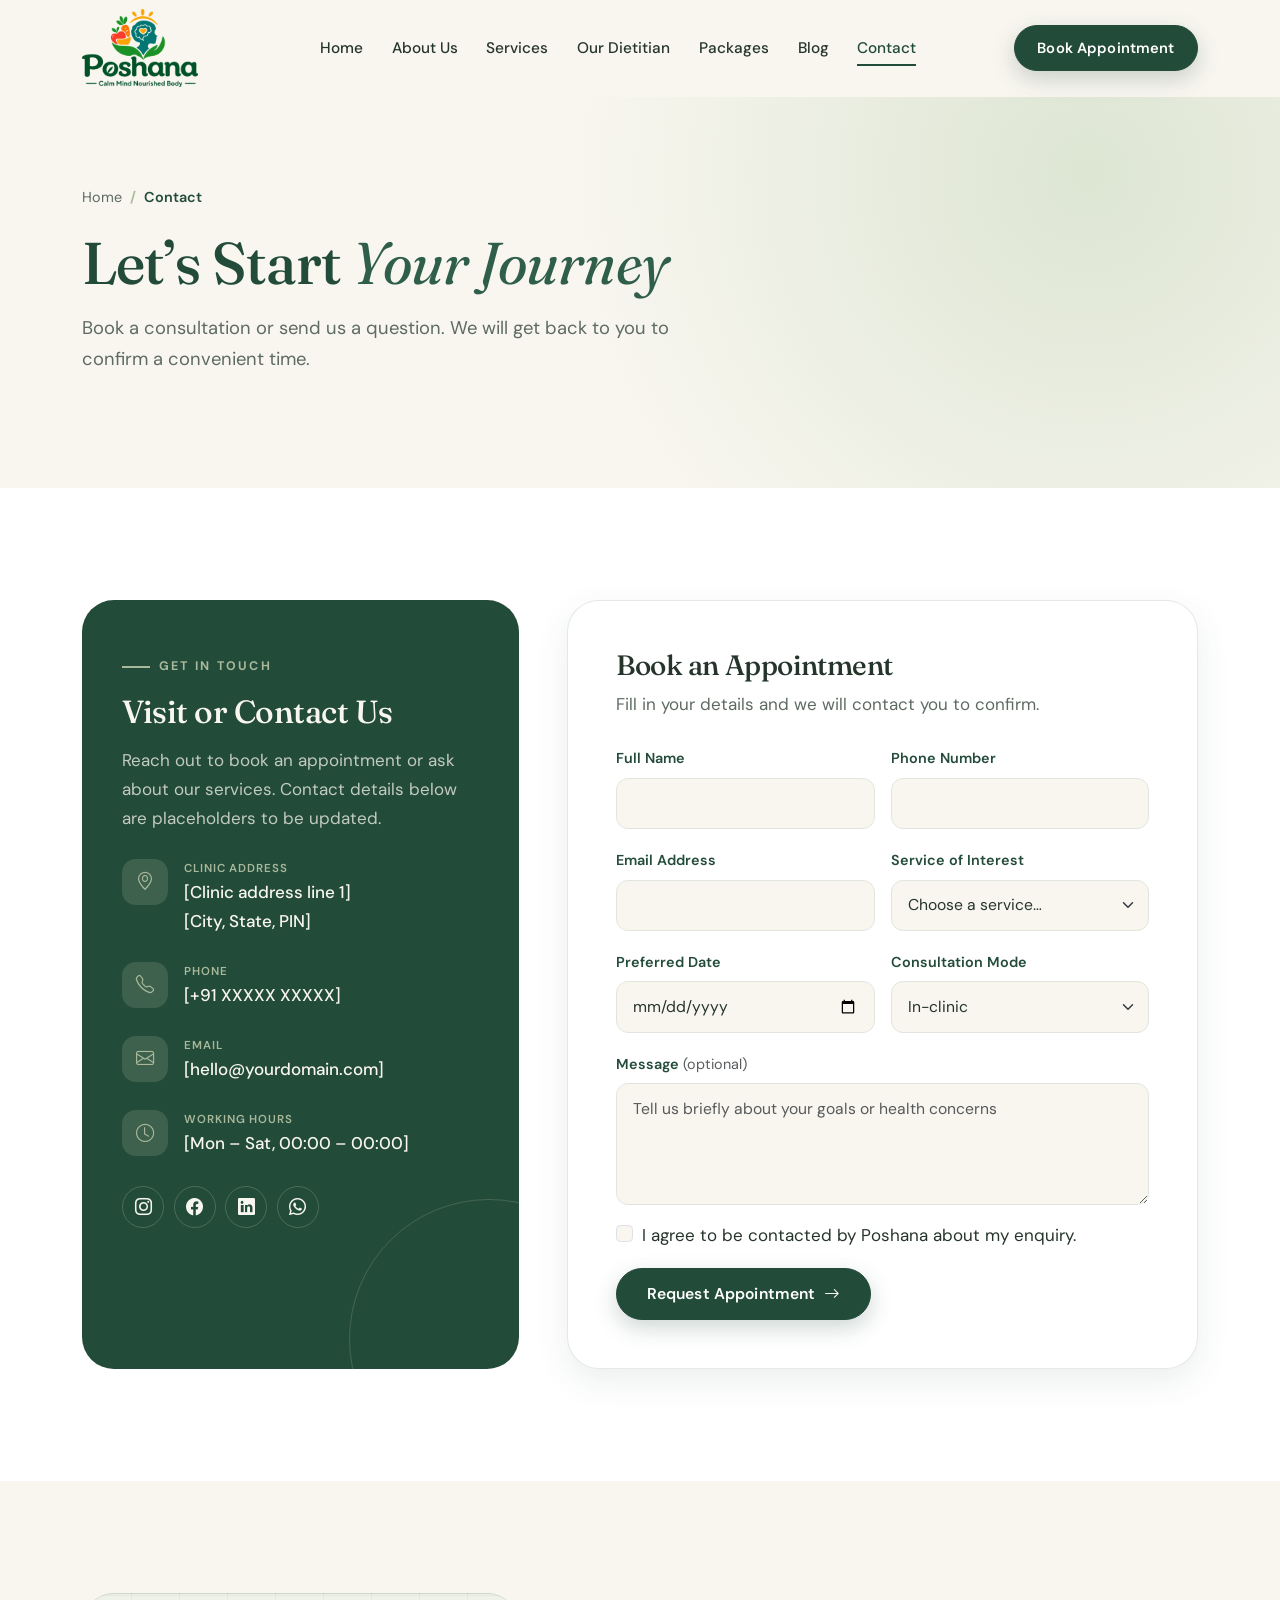
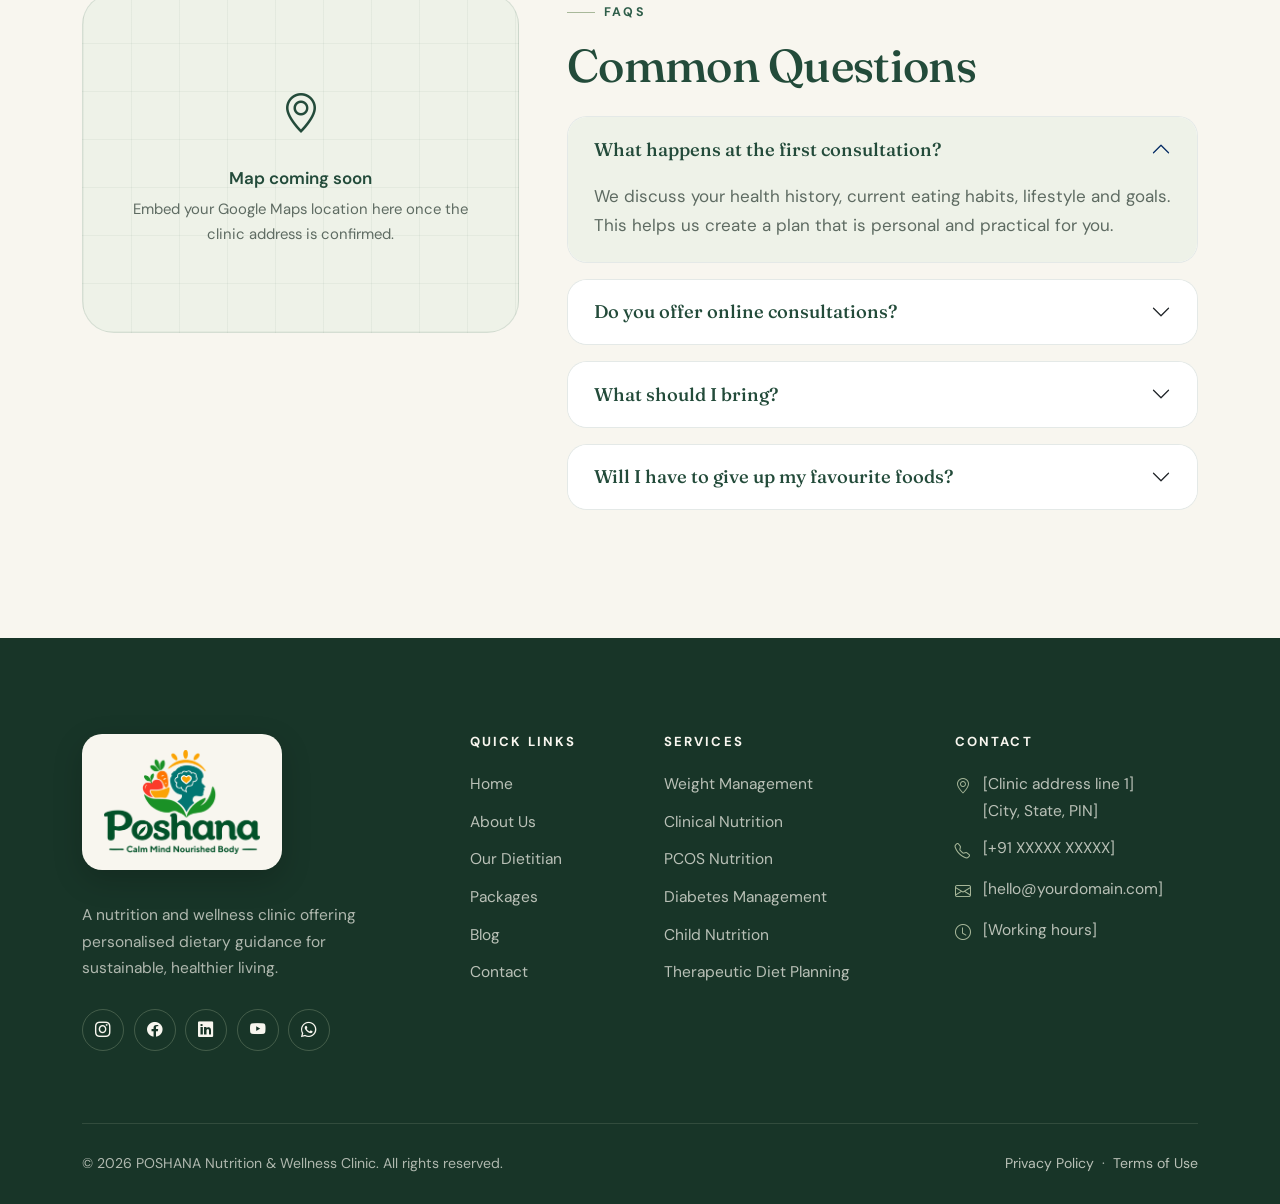
<file: contact.html>
<!DOCTYPE html>
<html lang="en">
<head>
  <meta charset="UTF-8">
  <meta name="viewport" content="width=device-width, initial-scale=1">
  <title>Contact &amp; Book — POSHANA Nutrition &amp; Wellness Clinic</title>
  <meta name="description" content="Book a nutrition consultation with POSHANA or get in touch with our clinic.">
  <meta name="theme-color" content="#234B3A">
  <link rel="icon" type="image/png" sizes="32x32" href="assets/images/favicon-32.png">
  <link rel="icon" type="image/png" sizes="512x512" href="assets/images/logo-icon.png">
  <link rel="apple-touch-icon" href="assets/images/apple-touch-icon.png">

  <link rel="preconnect" href="https://fonts.googleapis.com">
  <link rel="preconnect" href="https://fonts.gstatic.com" crossorigin>
  <link href="https://fonts.googleapis.com/css2?family=DM+Sans:ital,opsz,wght@0,9..40,400;0,9..40,500;0,9..40,600;0,9..40,700;1,9..40,400&family=Fraunces:ital,opsz,wght@0,9..144,400;0,9..144,500;0,9..144,600;1,9..144,400&display=swap" rel="stylesheet">
  <link href="https://cdn.jsdelivr.net/npm/bootstrap@5.3.3/dist/css/bootstrap.min.css" rel="stylesheet">
  <link href="https://cdn.jsdelivr.net/npm/bootstrap-icons@1.11.3/font/bootstrap-icons.min.css" rel="stylesheet">
  <link href="assets/css/style.css" rel="stylesheet">
</head>
<body>

  <a class="visually-hidden-focusable position-absolute top-0 start-0 m-2 btn btn-forest" href="#main">Skip to content</a>

  <!-- ================= NAVIGATION ================= -->
  <header class="site-header">
    <nav class="navbar navbar-expand-lg" aria-label="Main navigation">
      <div class="container">
        <a class="navbar-brand brand" href="index.html">
          <img src="assets/images/logo.png" alt="Poshana — Calm Mind Nourished Body" class="brand-logo" width="640" height="429">
        </a>
        <button class="navbar-toggler" type="button" data-bs-toggle="collapse" data-bs-target="#mainNav" aria-controls="mainNav" aria-expanded="false" aria-label="Toggle navigation">
          <span class="toggler-bars" aria-hidden="true"><span></span><span></span><span></span></span>
        </button>
        <div class="collapse navbar-collapse" id="mainNav">
          <ul class="navbar-nav mx-auto mb-2 mb-lg-0">
            <li class="nav-item"><a class="nav-link" href="index.html">Home</a></li>
            <li class="nav-item"><a class="nav-link" href="about.html">About Us</a></li>
            <li class="nav-item"><a class="nav-link" href="services.html">Services</a></li>
            <li class="nav-item"><a class="nav-link" href="index.html#dietitian">Our Dietitian</a></li>
            <li class="nav-item"><a class="nav-link" href="services.html#packages">Packages</a></li>
            <li class="nav-item"><a class="nav-link" href="index.html#blog">Blog</a></li>
            <li class="nav-item"><a class="nav-link" href="contact.html">Contact</a></li>
          </ul>
          <a class="btn btn-forest" href="contact.html#book">Book Appointment</a>
        </div>
      </div>
    </nav>
  </header>

  <main id="main">

    <!-- Page header -->
    <section class="page-header" aria-labelledby="page-title">
      <div class="container">
        <nav aria-label="breadcrumb">
          <ol class="breadcrumb">
            <li class="breadcrumb-item"><a href="index.html">Home</a></li>
            <li class="breadcrumb-item active" aria-current="page">Contact</li>
          </ol>
        </nav>
        <h1 id="page-title" class="reveal">Let&rsquo;s Start <em class="fst-display">Your Journey</em></h1>
        <p class="reveal" data-delay="1">Book a consultation or send us a question. We will get back to you to confirm a convenient time.</p>
      </div>
    </section>

    <!-- Contact + booking form -->
    <section class="section bg-white-section" id="book" aria-labelledby="book-title">
      <div class="container">
        <div class="row g-4 g-lg-5">
          <div class="col-lg-5">
            <div class="contact-info-card reveal">
              <span class="eyebrow light">Get in touch</span>
              <h2>Visit or Contact Us</h2>
              <p class="mt-3">Reach out to book an appointment or ask about our services. Contact details below are placeholders to be updated.</p>

              <div class="contact-line">
                <i class="bi bi-geo-alt" aria-hidden="true"></i>
                <div><small>Clinic Address</small><span>[Clinic address line 1]<br>[City, State, PIN]</span></div>
              </div>
              <div class="contact-line">
                <i class="bi bi-telephone" aria-hidden="true"></i>
                <div><small>Phone</small><span>[+91 XXXXX XXXXX]</span></div>
              </div>
              <div class="contact-line">
                <i class="bi bi-envelope" aria-hidden="true"></i>
                <div><small>Email</small><span>[hello@yourdomain.com]</span></div>
              </div>
              <div class="contact-line">
                <i class="bi bi-clock" aria-hidden="true"></i>
                <div><small>Working Hours</small><span>[Mon – Sat, 00:00 – 00:00]</span></div>
              </div>

              <div class="social">
                <a href="#" aria-label="Instagram"><i class="bi bi-instagram"></i></a>
                <a href="#" aria-label="Facebook"><i class="bi bi-facebook"></i></a>
                <a href="#" aria-label="LinkedIn"><i class="bi bi-linkedin"></i></a>
                <a href="#" aria-label="WhatsApp"><i class="bi bi-whatsapp"></i></a>
              </div>
            </div>
          </div>

          <div class="col-lg-7">
            <div class="form-card reveal" data-delay="1">
              <h2 id="book-title" class="h3 mb-2">Book an Appointment</h2>
              <p class="mb-4">Fill in your details and we will contact you to confirm.</p>

              <form class="needs-validation" novalidate>
                <div class="row g-3">
                  <div class="col-md-6">
                    <label for="name" class="form-label">Full Name</label>
                    <input type="text" class="form-control" id="name" name="name" autocomplete="name" required>
                    <div class="invalid-feedback">Please enter your name.</div>
                  </div>
                  <div class="col-md-6">
                    <label for="phone" class="form-label">Phone Number</label>
                    <input type="tel" class="form-control" id="phone" name="phone" autocomplete="tel" pattern="[0-9+\s\-]{8,15}" required>
                    <div class="invalid-feedback">Please enter a valid phone number.</div>
                  </div>
                  <div class="col-md-6">
                    <label for="email" class="form-label">Email Address</label>
                    <input type="email" class="form-control" id="email" name="email" autocomplete="email" required>
                    <div class="invalid-feedback">Please enter a valid email address.</div>
                  </div>
                  <div class="col-md-6">
                    <label for="service" class="form-label">Service of Interest</label>
                    <select class="form-select" id="service" name="service" required>
                      <option value="" selected disabled>Choose a service…</option>
                      <option>Weight Management</option>
                      <option>Clinical Nutrition</option>
                      <option>PCOS Nutrition</option>
                      <option>Diabetes Management</option>
                      <option>Child Nutrition</option>
                      <option>Therapeutic Diet Planning</option>
                      <option>Not sure yet</option>
                    </select>
                    <div class="invalid-feedback">Please choose a service.</div>
                  </div>
                  <div class="col-md-6">
                    <label for="date" class="form-label">Preferred Date</label>
                    <input type="date" class="form-control" id="date" name="date">
                  </div>
                  <div class="col-md-6">
                    <label for="mode" class="form-label">Consultation Mode</label>
                    <select class="form-select" id="mode" name="mode">
                      <option>In-clinic</option>
                      <option>Online</option>
                    </select>
                  </div>
                  <div class="col-12">
                    <label for="message" class="form-label">Message <span class="text-muted fw-normal">(optional)</span></label>
                    <textarea class="form-control" id="message" name="message" rows="4" placeholder="Tell us briefly about your goals or health concerns"></textarea>
                  </div>
                  <div class="col-12">
                    <div class="form-check">
                      <input class="form-check-input" type="checkbox" id="consent" required>
                      <label class="form-check-label" for="consent">I agree to be contacted by Poshana about my enquiry.</label>
                      <div class="invalid-feedback">Please confirm to continue.</div>
                    </div>
                  </div>
                  <div class="col-12">
                    <button type="submit" class="btn btn-forest btn-lg">Request Appointment <i class="bi bi-arrow-right ms-1"></i></button>
                  </div>
                </div>
                <div class="form-success" role="status" tabindex="-1">
                  <i class="bi bi-check-circle-fill" aria-hidden="true"></i>
                  <span>Thank you! Your request has been noted. We will contact you shortly to confirm your appointment.</span>
                </div>
              </form>
            </div>
          </div>
        </div>
      </div>
    </section>

    <!-- Map + FAQ -->
    <section class="section" aria-labelledby="faq-title">
      <div class="container">
        <div class="row g-5">
          <div class="col-lg-5">
            <div class="map-placeholder reveal">
              <div>
                <i class="bi bi-geo-alt" aria-hidden="true"></i>
                <p class="mt-3 mb-1 fw-semibold text-forest">Map coming soon</p>
                <p class="small mb-0">Embed your Google Maps location here once the clinic address is confirmed.</p>
              </div>
            </div>
          </div>
          <div class="col-lg-7">
            <span class="eyebrow reveal">FAQs</span>
            <h2 id="faq-title" class="mb-4 reveal" data-delay="1">Common Questions</h2>
            <div class="accordion accordion-poshana reveal" data-delay="2" id="faq">
              <div class="accordion-item">
                <h3 class="accordion-header">
                  <button class="accordion-button" type="button" data-bs-toggle="collapse" data-bs-target="#faq1" aria-expanded="true" aria-controls="faq1">What happens at the first consultation?</button>
                </h3>
                <div id="faq1" class="accordion-collapse collapse show" data-bs-parent="#faq">
                  <div class="accordion-body">We discuss your health history, current eating habits, lifestyle and goals. This helps us create a plan that is personal and practical for you.</div>
                </div>
              </div>
              <div class="accordion-item">
                <h3 class="accordion-header">
                  <button class="accordion-button collapsed" type="button" data-bs-toggle="collapse" data-bs-target="#faq2" aria-expanded="false" aria-controls="faq2">Do you offer online consultations?</button>
                </h3>
                <div id="faq2" class="accordion-collapse collapse" data-bs-parent="#faq">
                  <div class="accordion-body">Yes — you can choose an in-clinic or online consultation when booking. [Confirm availability before launch.]</div>
                </div>
              </div>
              <div class="accordion-item">
                <h3 class="accordion-header">
                  <button class="accordion-button collapsed" type="button" data-bs-toggle="collapse" data-bs-target="#faq3" aria-expanded="false" aria-controls="faq3">What should I bring?</button>
                </h3>
                <div id="faq3" class="accordion-collapse collapse" data-bs-parent="#faq">
                  <div class="accordion-body">Any recent medical reports, a list of current medications or supplements, and a rough idea of what you eat on a typical day.</div>
                </div>
              </div>
              <div class="accordion-item">
                <h3 class="accordion-header">
                  <button class="accordion-button collapsed" type="button" data-bs-toggle="collapse" data-bs-target="#faq4" aria-expanded="false" aria-controls="faq4">Will I have to give up my favourite foods?</button>
                </h3>
                <div id="faq4" class="accordion-collapse collapse" data-bs-parent="#faq">
                  <div class="accordion-body">Usually not. Our approach focuses on balance, portions and practical swaps so your plan feels sustainable rather than restrictive.</div>
                </div>
              </div>
            </div>
          </div>
        </div>
      </div>
    </section>

  </main>

  <!-- ================= FOOTER ================= -->
  <footer class="site-footer mt-0">
    <div class="container">
      <div class="row g-5">
        <div class="col-lg-4">
          <a class="footer-logo" href="index.html">
            <img src="assets/images/logo.png" alt="Poshana — Calm Mind Nourished Body" width="640" height="429" loading="lazy">
          </a>
          <p class="mt-4 pe-lg-4">A nutrition and wellness clinic offering personalised dietary guidance for sustainable, healthier living.</p>
          <div class="social" aria-label="Social media">
            <a href="#" aria-label="Instagram"><i class="bi bi-instagram"></i></a>
            <a href="#" aria-label="Facebook"><i class="bi bi-facebook"></i></a>
            <a href="#" aria-label="LinkedIn"><i class="bi bi-linkedin"></i></a>
            <a href="#" aria-label="YouTube"><i class="bi bi-youtube"></i></a>
            <a href="#" aria-label="WhatsApp"><i class="bi bi-whatsapp"></i></a>
          </div>
        </div>
        <div class="col-6 col-md-4 col-lg-2">
          <h2 class="footer-title">Quick Links</h2>
          <ul class="footer-links">
            <li><a href="index.html">Home</a></li>
            <li><a href="about.html">About Us</a></li>
            <li><a href="index.html#dietitian">Our Dietitian</a></li>
            <li><a href="services.html#packages">Packages</a></li>
            <li><a href="index.html#blog">Blog</a></li>
            <li><a href="contact.html">Contact</a></li>
          </ul>
        </div>
        <div class="col-6 col-md-4 col-lg-3">
          <h2 class="footer-title">Services</h2>
          <ul class="footer-links">
            <li><a href="services.html#weight-management">Weight Management</a></li>
            <li><a href="services.html#clinical-nutrition">Clinical Nutrition</a></li>
            <li><a href="services.html#pcos-nutrition">PCOS Nutrition</a></li>
            <li><a href="services.html#diabetes-management">Diabetes Management</a></li>
            <li><a href="services.html#child-nutrition">Child Nutrition</a></li>
            <li><a href="services.html#therapeutic-diet">Therapeutic Diet Planning</a></li>
          </ul>
        </div>
        <div class="col-md-4 col-lg-3">
          <h2 class="footer-title">Contact</h2>
          <ul class="footer-links footer-contact">
            <li><i class="bi bi-geo-alt" aria-hidden="true"></i><span>[Clinic address line 1]<br>[City, State, PIN]</span></li>
            <li><i class="bi bi-telephone" aria-hidden="true"></i><span>[+91 XXXXX XXXXX]</span></li>
            <li><i class="bi bi-envelope" aria-hidden="true"></i><span>[hello@yourdomain.com]</span></li>
            <li><i class="bi bi-clock" aria-hidden="true"></i><span>[Working hours]</span></li>
          </ul>
        </div>
      </div>
      <div class="footer-bottom d-md-flex justify-content-between align-items-center">
        <p class="mb-2 mb-md-0">&copy; <span data-year>2026</span> POSHANA Nutrition &amp; Wellness Clinic. All rights reserved.</p>
        <p class="mb-0"><a href="#">Privacy Policy</a> &nbsp;·&nbsp; <a href="#">Terms of Use</a></p>
      </div>
    </div>
  </footer>

  <button class="back-to-top" type="button" aria-label="Back to top"><i class="bi bi-arrow-up" aria-hidden="true"></i></button>

  <script src="https://cdn.jsdelivr.net/npm/bootstrap@5.3.3/dist/js/bootstrap.bundle.min.js"></script>
  <script src="assets/js/script.js"></script>
</body>
</html>
</file>
<file: assets/css/style.css>
/* ==========================================================================
   POSHANA — Nutrition & Wellness Clinic
   Custom stylesheet (loads after Bootstrap 5.3)
   --------------------------------------------------------------------------
   1.  Design tokens
   2.  Base & typography
   3.  Utilities
   4.  Buttons
   5.  Navigation
   6.  Hero & page headers
   7.  About
   8.  Services
   9.  Why choose
   10. Dietitian
   11. How it works
   12. Testimonials
   13. Blog
   14. Packages
   15. CTA band
   16. Contact
   17. Footer
   18. Misc (back to top, reveal, image fallback)
   19. Responsive
   ========================================================================== */

/* 1. Design tokens -------------------------------------------------------- */
:root {
  --forest: #234B3A;
  --forest-dark: #183528;
  --forest-soft: #2f5e4a;
  --sage: #A8B89A;
  --sage-light: #DDE5D3;
  --sage-pale: #EEF2E8;
  --cream: #F8F6EF;
  --cream-deep: #F0ECDF;
  --white: #FFFFFF;
  --text: #26352C;
  --muted: #5E6B62;
  --line: rgba(35, 75, 58, 0.12);

  --font-display: "Fraunces", Georgia, "Times New Roman", serif;
  --font-body: "DM Sans", system-ui, -apple-system, "Segoe UI", sans-serif;

  --radius-sm: 12px;
  --radius: 20px;
  --radius-lg: 32px;

  --shadow-sm: 0 2px 10px rgba(35, 75, 58, 0.06);
  --shadow: 0 12px 34px rgba(35, 75, 58, 0.09);
  --shadow-lg: 0 24px 60px rgba(35, 75, 58, 0.16);

  --ease: cubic-bezier(0.22, 0.61, 0.36, 1);
  --nav-height: 96px;

  /* Bootstrap overrides */
  --bs-body-font-family: var(--font-body);
  --bs-body-color: var(--text);
  --bs-body-bg: var(--cream);
  --bs-link-color: var(--forest);
  --bs-link-hover-color: var(--forest-dark);
  --bs-border-radius: var(--radius-sm);
}

/* 2. Base & typography ---------------------------------------------------- */
html { scroll-behavior: smooth; scroll-padding-top: var(--nav-height); }

body {
  font-family: var(--font-body);
  color: var(--text);
  background: var(--cream);
  font-size: 1.0625rem;
  line-height: 1.7;
  -webkit-font-smoothing: antialiased;
  overflow-x: hidden;
}

h1, h2, h3, h4, h5, .display-font {
  font-family: var(--font-display);
  color: var(--forest);
  font-weight: 500;
  letter-spacing: -0.015em;
  line-height: 1.15;
}

h1 { font-size: clamp(2.5rem, 5.2vw, 4.25rem); }
h2 { font-size: clamp(2rem, 3.6vw, 3rem); }
h3 { font-size: 1.45rem; }

p { color: var(--muted); }

a { color: var(--forest); text-decoration: none; transition: color .25s var(--ease); }
a:hover { color: var(--forest-dark); }

img { max-width: 100%; display: block; }

::selection { background: var(--sage); color: var(--forest-dark); }

:focus-visible { outline: 3px solid var(--sage); outline-offset: 3px; }

/* 3. Utilities ------------------------------------------------------------ */
.section { padding: 112px 0; position: relative; }
.section-sm { padding: 72px 0; }
.bg-white-section { background: var(--white); }
.bg-sage-pale { background: var(--sage-pale); }
.bg-forest { background: var(--forest); }

.eyebrow {
  display: inline-flex;
  align-items: center;
  gap: .55rem;
  font-family: var(--font-body);
  font-size: .78rem;
  font-weight: 700;
  letter-spacing: .18em;
  text-transform: uppercase;
  color: var(--forest-soft);
  margin-bottom: 1rem;
}
.eyebrow::before {
  content: "";
  width: 28px;
  height: 1.5px;
  background: var(--sage);
}
.eyebrow.light { color: var(--sage); }

.section-heading { max-width: 640px; margin-bottom: 3.5rem; }
.section-heading.center { margin-left: auto; margin-right: auto; text-align: center; }
.section-heading.center .eyebrow::after {
  content: "";
  width: 28px;
  height: 1.5px;
  background: var(--sage);
}
.section-heading p { font-size: 1.1rem; margin-top: 1rem; margin-bottom: 0; }

.text-forest { color: var(--forest) !important; }
.text-sage { color: var(--sage) !important; }
.fst-display { font-style: italic; font-weight: 400; color: var(--forest-soft); }

.placeholder-tag {
  display: inline-block;
  font-size: .72rem;
  font-weight: 700;
  letter-spacing: .08em;
  text-transform: uppercase;
  background: #FFF4D6;
  color: #7A5A00;
  border: 1px dashed #D9B44A;
  border-radius: 999px;
  padding: .2rem .7rem;
}

/* 4. Buttons -------------------------------------------------------------- */
.btn {
  font-family: var(--font-body);
  font-weight: 600;
  border-radius: 999px;
  padding: .85rem 1.85rem;
  font-size: .98rem;
  letter-spacing: .01em;
  transition: transform .3s var(--ease), box-shadow .3s var(--ease),
              background-color .3s var(--ease), color .3s var(--ease), border-color .3s var(--ease);
}
.btn i { transition: transform .3s var(--ease); }
.btn:hover i.bi-arrow-right,
.btn:hover i.bi-arrow-up-right { transform: translateX(4px); }

.btn-forest {
  background: var(--forest);
  color: var(--white);
  border: 1.5px solid var(--forest);
  box-shadow: 0 8px 22px rgba(35, 75, 58, .22);
}
.btn-forest:hover, .btn-forest:focus-visible {
  background: var(--forest-dark);
  border-color: var(--forest-dark);
  color: var(--white);
  transform: translateY(-2px);
  box-shadow: 0 14px 30px rgba(35, 75, 58, .3);
}

.btn-outline-forest {
  background: transparent;
  color: var(--forest);
  border: 1.5px solid rgba(35, 75, 58, .35);
}
.btn-outline-forest:hover, .btn-outline-forest:focus-visible {
  background: var(--forest);
  color: var(--white);
  border-color: var(--forest);
  transform: translateY(-2px);
}

.btn-cream {
  background: var(--cream);
  color: var(--forest);
  border: 1.5px solid var(--cream);
}
.btn-cream:hover, .btn-cream:focus-visible {
  background: var(--white);
  color: var(--forest-dark);
  transform: translateY(-2px);
  box-shadow: 0 14px 30px rgba(0, 0, 0, .18);
}

.btn-outline-cream {
  background: transparent;
  color: var(--cream);
  border: 1.5px solid rgba(248, 246, 239, .45);
}
.btn-outline-cream:hover, .btn-outline-cream:focus-visible {
  background: var(--cream);
  color: var(--forest);
  transform: translateY(-2px);
}

.link-arrow {
  display: inline-flex;
  align-items: center;
  gap: .45rem;
  font-weight: 600;
  font-size: .95rem;
  color: var(--forest);
}
.link-arrow i { transition: transform .3s var(--ease); }
.link-arrow:hover i { transform: translateX(5px); }

/* 5. Navigation ----------------------------------------------------------- */
.site-header {
  position: sticky;
  top: 0;
  z-index: 1030;
  background: rgba(248, 246, 239, .82);
  backdrop-filter: saturate(160%) blur(14px);
  -webkit-backdrop-filter: saturate(160%) blur(14px);
  border-bottom: 1px solid transparent;
  transition: box-shadow .35s var(--ease), border-color .35s var(--ease), background-color .35s var(--ease);
}
.site-header.is-scrolled {
  background: rgba(255, 255, 255, .92);
  border-bottom-color: var(--line);
  box-shadow: 0 6px 24px rgba(35, 75, 58, .07);
}

.navbar { min-height: var(--nav-height); padding: 0; }

.brand {
  display: inline-flex;
  align-items: center;
  gap: .65rem;
  font-family: var(--font-display);
  font-weight: 600;
  font-size: 1.55rem;
  letter-spacing: .14em;
  color: var(--forest) !important;
}
.brand-mark {
  width: 40px;
  height: 40px;
  border-radius: 50% 50% 50% 8px;
  background: var(--forest);
  color: var(--cream);
  display: inline-grid;
  place-items: center;
  font-size: 1.1rem;
  transform: rotate(-8deg);
  transition: transform .45s var(--ease);
}
.brand:hover .brand-mark { transform: rotate(0deg) scale(1.05); }

.navbar .nav-link {
  font-weight: 500;
  font-size: .96rem;
  color: var(--text);
  padding: .5rem .9rem !important;
  position: relative;
}
.navbar .nav-link::after {
  content: "";
  position: absolute;
  left: .9rem;
  right: .9rem;
  bottom: .2rem;
  height: 1.5px;
  background: var(--forest);
  transform: scaleX(0);
  transform-origin: left;
  transition: transform .35s var(--ease);
}
.navbar .nav-link:hover,
.navbar .nav-link.active { color: var(--forest); }
.navbar .nav-link:hover::after,
.navbar .nav-link.active::after { transform: scaleX(1); }

.navbar .btn-forest { padding: .7rem 1.4rem; font-size: .92rem; }

.navbar-toggler {
  border: 0;
  padding: .5rem;
  border-radius: var(--radius-sm);
}
.navbar-toggler:focus { box-shadow: none; }
.toggler-bars { display: grid; gap: 5px; width: 26px; }
.toggler-bars span {
  display: block;
  height: 2px;
  background: var(--forest);
  border-radius: 2px;
  transition: transform .35s var(--ease), opacity .25s var(--ease);
}
.navbar-toggler[aria-expanded="true"] .toggler-bars span:nth-child(1) { transform: translateY(7px) rotate(45deg); }
.navbar-toggler[aria-expanded="true"] .toggler-bars span:nth-child(2) { opacity: 0; }
.navbar-toggler[aria-expanded="true"] .toggler-bars span:nth-child(3) { transform: translateY(-7px) rotate(-45deg); }

/* 6. Hero & page headers -------------------------------------------------- */
.hero {
  position: relative;
  padding: 64px 0 120px;
  overflow: hidden;
}
.hero::before {
  content: "";
  position: absolute;
  width: 720px;
  height: 720px;
  right: -220px;
  top: -200px;
  background: radial-gradient(circle, var(--sage-light) 0%, rgba(221, 229, 211, 0) 68%);
  z-index: -1;
}
.hero h1 { margin-bottom: 1.5rem; }
.hero h1 em { font-style: italic; font-weight: 400; color: var(--forest-soft); }
.hero-lead { font-size: 1.2rem; max-width: 520px; margin-bottom: 2.25rem; }

.hero-points {
  display: flex;
  flex-wrap: wrap;
  gap: 1.5rem;
  margin-top: 3rem;
  padding-top: 2rem;
  border-top: 1px solid var(--line);
  list-style: none;
  padding-left: 0;
}
.hero-points li {
  display: flex;
  align-items: center;
  gap: .6rem;
  font-weight: 600;
  font-size: .95rem;
  color: var(--forest);
}
.hero-points i {
  width: 34px;
  height: 34px;
  display: inline-grid;
  place-items: center;
  border-radius: 50%;
  background: var(--sage-light);
  color: var(--forest);
  font-size: .95rem;
}

.hero-visual { position: relative; padding: 0 0 0 2rem; }
.hero-image {
  position: relative;
  border-radius: 220px 220px var(--radius-lg) var(--radius-lg);
  overflow: hidden;
  aspect-ratio: 4 / 5;
  box-shadow: var(--shadow-lg);
  background: var(--sage-light);
}
.hero-image img { width: 100%; height: 100%; object-fit: cover; }

.hero-ring {
  position: absolute;
  width: 170px;
  height: 170px;
  border: 1.5px dashed var(--sage);
  border-radius: 50%;
  left: -10px;
  top: 40px;
  z-index: -1;
  animation: spin 40s linear infinite;
}

.float-card {
  position: absolute;
  background: var(--white);
  border-radius: var(--radius);
  box-shadow: var(--shadow-lg);
  padding: 1rem 1.25rem;
  display: flex;
  align-items: center;
  gap: .85rem;
  animation: floaty 6s ease-in-out infinite;
}
.float-card .icon {
  width: 46px;
  height: 46px;
  border-radius: 14px;
  display: grid;
  place-items: center;
  background: var(--sage-pale);
  color: var(--forest);
  font-size: 1.3rem;
  flex-shrink: 0;
}
.float-card strong { display: block; font-size: .95rem; color: var(--forest); line-height: 1.3; }
.float-card span { font-size: .82rem; color: var(--muted); }
.float-card.one { left: -14px; bottom: 90px; }
.float-card.two { right: -18px; top: 70px; animation-delay: -3s; }

@keyframes floaty {
  0%, 100% { transform: translateY(0); }
  50% { transform: translateY(-10px); }
}
@keyframes spin { to { transform: rotate(360deg); } }

/* Inner page header */
.page-header {
  padding: 88px 0 96px;
  background:
    radial-gradient(circle at 85% 20%, var(--sage-light) 0%, rgba(221, 229, 211, 0) 45%),
    var(--cream);
  position: relative;
  overflow: hidden;
}
.page-header h1 { font-size: clamp(2.4rem, 4.6vw, 3.75rem); margin-bottom: 1rem; }
.page-header p { font-size: 1.15rem; max-width: 620px; }
.breadcrumb { font-size: .9rem; margin-bottom: 1.25rem; }
.breadcrumb a { color: var(--muted); }
.breadcrumb-item.active { color: var(--forest); font-weight: 600; }
.breadcrumb-item + .breadcrumb-item::before { color: var(--sage); }

/* 7. About ---------------------------------------------------------------- */
.about-visual { position: relative; padding-bottom: 3.5rem; padding-right: 3rem; }
.about-visual .main-img {
  border-radius: var(--radius-lg);
  overflow: hidden;
  aspect-ratio: 5 / 6;
  box-shadow: var(--shadow);
  background: var(--sage-light);
}
.about-visual .main-img img { width: 100%; height: 100%; object-fit: cover; }
.about-visual .accent-img {
  position: absolute;
  right: 0;
  bottom: 0;
  width: 48%;
  aspect-ratio: 1;
  border-radius: var(--radius);
  overflow: hidden;
  border: 8px solid var(--white);
  box-shadow: var(--shadow-lg);
  background: var(--sage-light);
}
.about-visual .accent-img img { width: 100%; height: 100%; object-fit: cover; }
.about-badge {
  position: absolute;
  left: -18px;
  top: 32px;
  background: var(--forest);
  color: var(--cream);
  border-radius: var(--radius);
  padding: 1.1rem 1.3rem;
  box-shadow: var(--shadow-lg);
  max-width: 200px;
}
.about-badge i { font-size: 1.5rem; color: var(--sage); }
.about-badge p { color: var(--cream); margin: .35rem 0 0; font-size: .9rem; line-height: 1.45; font-weight: 500; }

.check-list { list-style: none; padding: 0; margin: 1.75rem 0 2.25rem; display: grid; gap: .9rem; }
.check-list li { display: flex; gap: .85rem; align-items: flex-start; color: var(--text); font-weight: 500; }
.check-list i {
  flex-shrink: 0;
  width: 26px;
  height: 26px;
  display: grid;
  place-items: center;
  border-radius: 50%;
  background: var(--sage-light);
  color: var(--forest);
  font-size: .85rem;
  margin-top: .15rem;
}

.value-card {
  background: var(--white);
  border-radius: var(--radius);
  padding: 2.25rem 2rem;
  height: 100%;
  border: 1px solid var(--line);
  transition: transform .4s var(--ease), box-shadow .4s var(--ease);
}
.value-card:hover { transform: translateY(-6px); box-shadow: var(--shadow); }
.value-card h3 { font-size: 1.35rem; margin: 1.25rem 0 .6rem; }
.value-card p { margin: 0; }

/* 8. Services ------------------------------------------------------------- */
.service-card {
  background: var(--white);
  border-radius: var(--radius-lg);
  overflow: hidden;
  height: 100%;
  display: flex;
  flex-direction: column;
  box-shadow: var(--shadow-sm);
  border: 1px solid var(--line);
  transition: transform .45s var(--ease), box-shadow .45s var(--ease);
}
.service-card:hover { transform: translateY(-8px); box-shadow: var(--shadow-lg); }

.service-media {
  position: relative;
  aspect-ratio: 16 / 10;
  overflow: hidden;
  background: var(--sage-light);
}
.service-media img {
  width: 100%;
  height: 100%;
  object-fit: cover;
  transition: transform .8s var(--ease);
}
.service-card:hover .service-media img { transform: scale(1.07); }
.service-media::after {
  content: "";
  position: absolute;
  inset: 0;
  background: linear-gradient(180deg, rgba(24, 53, 40, 0) 55%, rgba(24, 53, 40, .35) 100%);
}

.service-icon {
  position: absolute;
  left: 1.6rem;
  bottom: -26px;
  z-index: 2;
  width: 56px;
  height: 56px;
  border-radius: 18px;
  background: var(--forest);
  color: var(--cream);
  display: grid;
  place-items: center;
  font-size: 1.45rem;
  box-shadow: 0 10px 24px rgba(35, 75, 58, .3);
  transition: transform .45s var(--ease), background-color .45s var(--ease);
}
.service-card:hover .service-icon { transform: rotate(-8deg); background: var(--forest-soft); }

.service-body { padding: 2.6rem 1.75rem 1.9rem; display: flex; flex-direction: column; flex: 1; }
.service-body h3 { font-size: 1.4rem; margin-bottom: .65rem; }
.service-body p { font-size: .98rem; margin-bottom: 1.4rem; flex: 1; }

/* Services detail rows (services.html) */
.service-detail { padding: 72px 0; border-bottom: 1px solid var(--line); }
.service-detail:last-child { border-bottom: 0; }
.service-detail-img {
  border-radius: var(--radius-lg);
  overflow: hidden;
  aspect-ratio: 4 / 3;
  box-shadow: var(--shadow);
  background: var(--sage-light);
}
.service-detail-img img { width: 100%; height: 100%; object-fit: cover; }
.service-detail h2 { font-size: clamp(1.8rem, 3vw, 2.5rem); margin-bottom: 1rem; }
.service-detail .num {
  font-family: var(--font-display);
  font-size: 1rem;
  color: var(--sage);
  font-weight: 600;
  letter-spacing: .1em;
}

/* 9. Why choose ----------------------------------------------------------- */
.why-section { background: var(--forest); color: var(--cream); overflow: hidden; }
.why-section::before {
  content: "";
  position: absolute;
  width: 560px;
  height: 560px;
  border-radius: 50%;
  border: 1px solid rgba(168, 184, 154, .18);
  left: -180px;
  bottom: -260px;
}
.why-section::after {
  content: "";
  position: absolute;
  width: 380px;
  height: 380px;
  border-radius: 50%;
  border: 1px solid rgba(168, 184, 154, .14);
  right: -120px;
  top: -140px;
}
.why-section h2 { color: var(--cream); }
.why-section .section-heading p { color: rgba(248, 246, 239, .72); }

.why-item {
  position: relative;
  z-index: 1;
  height: 100%;
  padding: 2.1rem 1.9rem;
  border-radius: var(--radius);
  background: rgba(255, 255, 255, .04);
  border: 1px solid rgba(168, 184, 154, .2);
  transition: background-color .4s var(--ease), transform .4s var(--ease), border-color .4s var(--ease);
}
.why-item:hover {
  background: rgba(255, 255, 255, .08);
  border-color: rgba(168, 184, 154, .45);
  transform: translateY(-6px);
}
.why-item .why-icon {
  width: 58px;
  height: 58px;
  border-radius: 50%;
  display: grid;
  place-items: center;
  background: var(--sage);
  color: var(--forest-dark);
  font-size: 1.4rem;
  margin-bottom: 1.4rem;
  transition: transform .4s var(--ease);
}
.why-item:hover .why-icon { transform: scale(1.08) rotate(-6deg); }
.why-item h3 { color: var(--cream); font-size: 1.3rem; margin-bottom: .6rem; }
.why-item p { color: rgba(248, 246, 239, .7); margin: 0; font-size: .98rem; }

/* 10. Dietitian ----------------------------------------------------------- */
.dietitian-card {
  background: var(--white);
  border-radius: var(--radius-lg);
  box-shadow: var(--shadow);
  overflow: hidden;
  border: 1px solid var(--line);
}
.dietitian-photo {
  position: relative;
  height: 100%;
  min-height: 460px;
  background: var(--sage-light);
}
.dietitian-photo img { position: absolute; inset: 0; width: 100%; height: 100%; object-fit: cover; }
.dietitian-photo .photo-note {
  position: absolute;
  left: 1.25rem;
  bottom: 1.25rem;
  z-index: 2;
}
.dietitian-body { padding: 3.5rem; }
.dietitian-body h3 { font-size: clamp(1.8rem, 3vw, 2.4rem); margin-bottom: .35rem; }
.dietitian-qual {
  font-weight: 600;
  color: var(--forest-soft);
  margin-bottom: 1.5rem;
  display: flex;
  flex-wrap: wrap;
  align-items: center;
  gap: .6rem;
}
.dietitian-tags { display: flex; flex-wrap: wrap; gap: .55rem; margin: 1.5rem 0 2.25rem; }
.dietitian-tags span {
  font-size: .85rem;
  font-weight: 600;
  padding: .45rem 1rem;
  border-radius: 999px;
  background: var(--sage-pale);
  color: var(--forest);
}
.quote-mark { font-family: var(--font-display); font-size: 4.5rem; line-height: .5; color: var(--sage); display: block; margin-bottom: .75rem; }

/* 11. How it works -------------------------------------------------------- */
.steps { position: relative; }
.steps::before {
  content: "";
  position: absolute;
  top: 44px;
  left: 12.5%;
  right: 12.5%;
  border-top: 2px dashed var(--sage);
  z-index: 0;
}
.step { position: relative; z-index: 1; text-align: center; padding: 0 1rem; }
.step-num {
  width: 88px;
  height: 88px;
  margin: 0 auto 1.6rem;
  border-radius: 50%;
  display: grid;
  place-items: center;
  background: var(--white);
  border: 2px solid var(--sage-light);
  font-family: var(--font-display);
  font-size: 1.7rem;
  font-weight: 500;
  color: var(--forest);
  box-shadow: 0 0 0 10px var(--cream);
  transition: background-color .4s var(--ease), color .4s var(--ease), transform .4s var(--ease), border-color .4s var(--ease);
}
.step:hover .step-num {
  background: var(--forest);
  color: var(--cream);
  border-color: var(--forest);
  transform: translateY(-6px);
}
.step h3 { font-size: 1.3rem; margin-bottom: .55rem; }
.step p { font-size: .97rem; margin: 0 auto; max-width: 250px; }
.bg-white-section .step-num { box-shadow: 0 0 0 10px var(--white); }

/* 12. Testimonials -------------------------------------------------------- */
.testimonial-wrap {
  max-width: 880px;
  margin: 0 auto;
  background: var(--white);
  border-radius: var(--radius-lg);
  box-shadow: var(--shadow);
  padding: 4rem 4.5rem 3.25rem;
  position: relative;
  border: 1px solid var(--line);
}
.testimonial-wrap .big-quote {
  position: absolute;
  top: -34px;
  left: 50%;
  transform: translateX(-50%);
  width: 68px;
  height: 68px;
  border-radius: 50%;
  background: var(--forest);
  color: var(--cream);
  display: grid;
  place-items: center;
  font-size: 1.8rem;
  box-shadow: var(--shadow);
}
.testimonial { text-align: center; }
.testimonial blockquote {
  font-family: var(--font-display);
  font-size: clamp(1.25rem, 2.2vw, 1.6rem);
  line-height: 1.55;
  color: var(--text);
  font-weight: 400;
  margin: 1.25rem 0 2rem;
}
.testimonial .stars { color: #C9A44C; letter-spacing: .2rem; font-size: 1rem; }
.testimonial-author { display: inline-flex; align-items: center; gap: .9rem; text-align: left; }
.avatar {
  width: 54px;
  height: 54px;
  border-radius: 50%;
  display: grid;
  place-items: center;
  background: var(--sage-light);
  color: var(--forest);
  font-family: var(--font-display);
  font-weight: 600;
  font-size: 1.15rem;
}
.testimonial-author strong { display: block; color: var(--forest); }
.testimonial-author span { font-size: .88rem; color: var(--muted); }

.carousel-controls { display: flex; justify-content: center; align-items: center; gap: 1.25rem; margin-top: 2.25rem; }
.carousel-btn {
  width: 48px;
  height: 48px;
  border-radius: 50%;
  border: 1.5px solid var(--line);
  background: var(--white);
  color: var(--forest);
  display: grid;
  place-items: center;
  transition: all .3s var(--ease);
}
.carousel-btn:hover { background: var(--forest); color: var(--cream); border-color: var(--forest); }
.testimonial-wrap .carousel-indicators { position: static; margin: 0; gap: .4rem; }
.testimonial-wrap .carousel-indicators [data-bs-target] {
  width: 10px;
  height: 10px;
  border-radius: 999px;
  background: var(--sage);
  border: 0;
  margin: 0;
  opacity: .5;
  transition: width .35s var(--ease), opacity .35s var(--ease);
}
.testimonial-wrap .carousel-indicators .active { width: 30px; opacity: 1; background: var(--forest); }
.sample-note { text-align: center; font-size: .88rem; color: var(--muted); margin-top: 1.75rem; }

/* 13. Blog ---------------------------------------------------------------- */
.blog-card {
  background: var(--white);
  border-radius: var(--radius-lg);
  overflow: hidden;
  height: 100%;
  display: flex;
  flex-direction: column;
  border: 1px solid var(--line);
  transition: transform .45s var(--ease), box-shadow .45s var(--ease);
}
.blog-card:hover { transform: translateY(-8px); box-shadow: var(--shadow-lg); }
.blog-media { aspect-ratio: 3 / 2; overflow: hidden; position: relative; background: var(--sage-light); }
.blog-media img { width: 100%; height: 100%; object-fit: cover; transition: transform .8s var(--ease); }
.blog-card:hover .blog-media img { transform: scale(1.07); }
.blog-cat {
  position: absolute;
  top: 1rem;
  left: 1rem;
  background: rgba(255, 255, 255, .92);
  backdrop-filter: blur(6px);
  color: var(--forest);
  font-size: .75rem;
  font-weight: 700;
  letter-spacing: .08em;
  text-transform: uppercase;
  padding: .35rem .85rem;
  border-radius: 999px;
}
.blog-body { padding: 1.75rem; display: flex; flex-direction: column; flex: 1; }
.blog-meta { font-size: .85rem; color: var(--muted); display: flex; gap: 1rem; margin-bottom: .75rem; }
.blog-meta i { color: var(--sage); margin-right: .3rem; }
.blog-body h3 { font-size: 1.35rem; margin-bottom: .65rem; }
.blog-body h3 a { color: var(--forest); }
.blog-body h3 a:hover { color: var(--forest-soft); }
.blog-body p { font-size: .97rem; flex: 1; }

/* 14. Packages ------------------------------------------------------------ */
.package-card {
  background: var(--white);
  border-radius: var(--radius-lg);
  padding: 2.75rem 2.25rem;
  height: 100%;
  border: 1px solid var(--line);
  display: flex;
  flex-direction: column;
  position: relative;
  transition: transform .4s var(--ease), box-shadow .4s var(--ease);
}
.package-card:hover { transform: translateY(-8px); box-shadow: var(--shadow-lg); }
.package-card.featured { background: var(--forest); border-color: var(--forest); }
.package-card.featured h3,
.package-card.featured .package-price { color: var(--cream); }
.package-card.featured p,
.package-card.featured li { color: rgba(248, 246, 239, .78); }
.package-card.featured li i { background: rgba(168, 184, 154, .25); color: var(--sage); }
.package-ribbon {
  position: absolute;
  top: 1.5rem;
  right: 1.5rem;
  font-size: .72rem;
  font-weight: 700;
  letter-spacing: .1em;
  text-transform: uppercase;
  background: var(--sage);
  color: var(--forest-dark);
  padding: .3rem .8rem;
  border-radius: 999px;
}
.package-card h3 { font-size: 1.55rem; margin-bottom: .5rem; }
.package-price { font-family: var(--font-display); font-size: 1.35rem; color: var(--forest); margin: 1rem 0 .25rem; }
.package-card ul { list-style: none; padding: 0; margin: 1.5rem 0 2rem; display: grid; gap: .75rem; flex: 1; }
.package-card li { display: flex; gap: .7rem; align-items: flex-start; font-size: .97rem; color: var(--text); }
.package-card li i {
  flex-shrink: 0;
  width: 22px;
  height: 22px;
  display: grid;
  place-items: center;
  border-radius: 50%;
  background: var(--sage-pale);
  color: var(--forest);
  font-size: .75rem;
  margin-top: .2rem;
}

/* 15. CTA band ------------------------------------------------------------ */
.cta-band {
  position: relative;
  overflow: hidden;
  border-radius: var(--radius-lg);
  background:
    radial-gradient(circle at 92% 10%, rgba(168, 184, 154, .35) 0%, rgba(168, 184, 154, 0) 40%),
    radial-gradient(circle at 5% 100%, rgba(168, 184, 154, .22) 0%, rgba(168, 184, 154, 0) 45%),
    var(--forest);
  padding: 5.5rem 3rem;
  text-align: center;
  box-shadow: var(--shadow-lg);
}
.cta-band h2 { color: var(--cream); max-width: 720px; margin: 0 auto 1.25rem; }
.cta-band p { color: rgba(248, 246, 239, .78); max-width: 560px; margin: 0 auto 2.25rem; font-size: 1.1rem; }
.cta-leaf {
  position: absolute;
  font-size: 9rem;
  color: rgba(168, 184, 154, .12);
  line-height: 1;
  pointer-events: none;
}
.cta-leaf.l { left: 3%; top: 10%; transform: rotate(-25deg); }
.cta-leaf.r { right: 4%; bottom: 4%; transform: rotate(140deg); }

/* 16. Contact ------------------------------------------------------------- */
.contact-info-card {
  background: var(--forest);
  color: var(--cream);
  border-radius: var(--radius-lg);
  padding: 3rem 2.5rem;
  height: 100%;
  position: relative;
  overflow: hidden;
}
.contact-info-card::after {
  content: "";
  position: absolute;
  width: 280px;
  height: 280px;
  border-radius: 50%;
  border: 1px solid rgba(168, 184, 154, .25);
  right: -110px;
  bottom: -110px;
}
.contact-info-card h2 { color: var(--cream); font-size: 2rem; }
.contact-info-card p { color: rgba(248, 246, 239, .75); }
.contact-line { display: flex; gap: 1rem; align-items: flex-start; margin-top: 1.6rem; }
.contact-line i {
  width: 46px;
  height: 46px;
  flex-shrink: 0;
  border-radius: 14px;
  background: rgba(168, 184, 154, .2);
  color: var(--sage);
  display: grid;
  place-items: center;
  font-size: 1.15rem;
}
.contact-line small { display: block; color: var(--sage); font-weight: 600; letter-spacing: .08em; text-transform: uppercase; font-size: .72rem; }
.contact-line span { color: var(--cream); font-weight: 500; }

.form-card {
  background: var(--white);
  border-radius: var(--radius-lg);
  padding: 3rem;
  box-shadow: var(--shadow);
  border: 1px solid var(--line);
}
.form-label { font-weight: 600; font-size: .9rem; color: var(--forest); margin-bottom: .45rem; }
.form-control, .form-select {
  border-radius: var(--radius-sm);
  border: 1.5px solid #E2E5DD;
  background-color: var(--cream);
  padding: .8rem 1rem;
  font-size: .98rem;
  color: var(--text);
  transition: border-color .25s var(--ease), box-shadow .25s var(--ease), background-color .25s var(--ease);
}
.form-control:focus, .form-select:focus {
  border-color: var(--sage);
  background-color: var(--white);
  box-shadow: 0 0 0 4px rgba(168, 184, 154, .25);
}
.form-check-input:checked { background-color: var(--forest); border-color: var(--forest); }
.form-check-input:focus { box-shadow: 0 0 0 4px rgba(168, 184, 154, .25); border-color: var(--sage); }
.form-success {
  display: none;
  background: var(--sage-pale);
  border: 1px solid var(--sage);
  color: var(--forest);
  border-radius: var(--radius-sm);
  padding: 1rem 1.25rem;
  margin-top: 1.25rem;
  font-weight: 500;
}
.form-success.show { display: flex; gap: .75rem; align-items: flex-start; }

.map-placeholder {
  border-radius: var(--radius-lg);
  min-height: 340px;
  background:
    repeating-linear-gradient(0deg, rgba(35, 75, 58, .05) 0 1px, transparent 1px 48px),
    repeating-linear-gradient(90deg, rgba(35, 75, 58, .05) 0 1px, transparent 1px 48px),
    var(--sage-pale);
  display: grid;
  place-items: center;
  text-align: center;
  border: 1px solid var(--line);
  padding: 2rem;
}
.map-placeholder i { font-size: 2.5rem; color: var(--forest); }

.accordion-poshana .accordion-item {
  border: 1px solid var(--line);
  border-radius: var(--radius) !important;
  overflow: hidden;
  margin-bottom: 1rem;
  background: var(--white);
}
.accordion-poshana .accordion-button {
  font-family: var(--font-display);
  font-size: 1.15rem;
  color: var(--forest);
  font-weight: 500;
  padding: 1.35rem 1.6rem;
  background: var(--white);
}
.accordion-poshana .accordion-button:not(.collapsed) { background: var(--sage-pale); color: var(--forest); box-shadow: none; }
.accordion-poshana .accordion-button:focus { box-shadow: none; }
.accordion-poshana .accordion-body { padding: 0 1.6rem 1.4rem; background: var(--sage-pale); color: var(--muted); }

/* 17. Footer -------------------------------------------------------------- */
.site-footer {
  background: var(--forest-dark);
  color: rgba(248, 246, 239, .72);
  padding: 96px 0 0;
  margin-top: 112px;
  font-size: .97rem;
}
.site-footer .brand { color: var(--cream) !important; }
.site-footer .brand-mark { background: var(--sage); color: var(--forest-dark); }
.site-footer p { color: rgba(248, 246, 239, .68); }
.footer-title {
  font-family: var(--font-body);
  color: var(--cream);
  font-size: .82rem;
  font-weight: 700;
  letter-spacing: .16em;
  text-transform: uppercase;
  margin-bottom: 1.4rem;
}
.footer-links { list-style: none; padding: 0; margin: 0; display: grid; gap: .7rem; }
.footer-links a { color: rgba(248, 246, 239, .72); display: inline-flex; align-items: center; gap: .4rem; }
.footer-links a:hover { color: var(--sage); transform: translateX(3px); }
.footer-links a { transition: color .25s var(--ease), transform .25s var(--ease); }
.footer-contact li { display: flex; gap: .75rem; align-items: flex-start; }
.footer-contact i { color: var(--sage); margin-top: .2rem; }

.social { display: flex; gap: .6rem; margin-top: 1.75rem; }
.social a {
  width: 42px;
  height: 42px;
  border-radius: 50%;
  display: grid;
  place-items: center;
  border: 1px solid rgba(168, 184, 154, .3);
  color: var(--cream);
  transition: all .3s var(--ease);
}
.social a:hover { background: var(--sage); color: var(--forest-dark); border-color: var(--sage); transform: translateY(-3px); }

.footer-bottom {
  margin-top: 72px;
  padding: 1.75rem 0;
  border-top: 1px solid rgba(168, 184, 154, .18);
  font-size: .88rem;
}
.footer-bottom a { color: rgba(248, 246, 239, .72); }
.footer-bottom a:hover { color: var(--sage); }

/* 18. Misc ---------------------------------------------------------------- */
.back-to-top {
  position: fixed;
  right: 24px;
  bottom: 24px;
  z-index: 1040;
  width: 50px;
  height: 50px;
  border-radius: 50%;
  border: 0;
  background: var(--forest);
  color: var(--cream);
  display: grid;
  place-items: center;
  font-size: 1.2rem;
  box-shadow: var(--shadow-lg);
  opacity: 0;
  visibility: hidden;
  transform: translateY(16px);
  transition: all .35s var(--ease);
}
.back-to-top.show { opacity: 1; visibility: visible; transform: translateY(0); }
.back-to-top:hover { background: var(--forest-dark); transform: translateY(-3px); }

/* Scroll reveal — only hides content once JS has confirmed it can reveal it */
.js .reveal {
  opacity: 0;
  transform: translateY(28px);
  transition: opacity .9s var(--ease), transform .9s var(--ease);
}
.js .reveal.in-view { opacity: 1; transform: none; }
.js .reveal[data-delay="1"] { transition-delay: .1s; }
.js .reveal[data-delay="2"] { transition-delay: .2s; }
.js .reveal[data-delay="3"] { transition-delay: .3s; }
.js .reveal[data-delay="4"] { transition-delay: .4s; }
.js .reveal[data-delay="5"] { transition-delay: .5s; }

/* Image fallback — shown if a photo fails to load */
.img-fallback {
  background:
    radial-gradient(circle at 30% 25%, rgba(255, 255, 255, .55) 0%, rgba(255, 255, 255, 0) 45%),
    linear-gradient(135deg, var(--sage-light) 0%, var(--sage) 100%) !important;
  position: relative;
}
.img-fallback > img.is-broken { visibility: hidden; }
.img-fallback::before {
  content: "";
  position: absolute;
  left: 50%;
  top: 50%;
  width: 56px;
  height: 56px;
  margin: -28px 0 0 -28px;
  border-radius: 50% 50% 50% 8px;
  background: rgba(35, 75, 58, .22);
  transform: rotate(-8deg);
  z-index: 1;
}

@media (prefers-reduced-motion: reduce) {
  html { scroll-behavior: auto; }
  *, *::before, *::after { animation: none !important; transition: none !important; }
  .js .reveal { opacity: 1; transform: none; }
}

/* 19. Responsive ---------------------------------------------------------- */
@media (max-width: 1199.98px) {
  .navbar .nav-link { padding: .5rem .6rem !important; }
  .navbar .nav-link::after { left: .6rem; right: .6rem; }
}

@media (max-width: 991.98px) {
  :root { --nav-height: 72px; }
  .section { padding: 88px 0; }

  .navbar-collapse {
    background: var(--white);
    border-radius: var(--radius);
    box-shadow: var(--shadow-lg);
    padding: 1rem 1.25rem 1.5rem;
    margin-bottom: 1rem;
  }
  .navbar .nav-link { padding: .8rem .25rem !important; border-bottom: 1px solid var(--line); }
  .navbar .nav-link::after { display: none; }
  .navbar .btn-forest { width: 100%; margin-top: 1rem; }

  .hero { padding: 40px 0 88px; }
  .hero-visual { padding: 0; margin-top: 3.5rem; max-width: 520px; margin-left: auto; margin-right: auto; }
  .float-card.one { left: 0; }
  .float-card.two { right: 0; }

  .about-visual { margin-bottom: 3rem; }
  .about-badge { left: 0; }

  .steps::before { display: none; }
  .step { margin-bottom: 2.5rem; }

  .dietitian-photo { min-height: 380px; }
  .dietitian-body { padding: 2.5rem; }

  .testimonial-wrap { padding: 3.75rem 2.5rem 2.75rem; }
}

@media (max-width: 767.98px) {
  body { font-size: 1rem; }
  .section { padding: 72px 0; }
  .section-heading { margin-bottom: 2.5rem; }
  .hero-lead { font-size: 1.08rem; }
  .hero-points { gap: 1rem; }
  .float-card { padding: .75rem 1rem; }
  .float-card .icon { width: 38px; height: 38px; font-size: 1.05rem; }
  .float-card.one { bottom: 40px; }
  .float-card.two { top: 30px; }
  .about-visual { padding-right: 1.5rem; }
  .cta-band { padding: 4rem 1.5rem; }
  .cta-leaf { font-size: 6rem; }
  .form-card { padding: 2rem 1.5rem; }
  .contact-info-card { padding: 2.5rem 1.75rem; }
  .site-footer { padding-top: 72px; margin-top: 72px; }
  .footer-bottom { margin-top: 48px; text-align: center; }
  .service-detail { padding: 56px 0; }
}

@media (max-width: 575.98px) {
  .hero .btn { width: 100%; }
  .float-card.two { display: none; }
  .dietitian-body { padding: 2rem 1.5rem; }
  .testimonial-wrap { padding: 3.5rem 1.5rem 2.25rem; }
  .about-badge { max-width: 170px; padding: .9rem 1rem; }
  .back-to-top { right: 16px; bottom: 16px; }
}

/* Shared round icon badge (value cards, etc.) */
.icon-circle {
  width: 58px;
  height: 58px;
  border-radius: 50%;
  display: grid;
  place-items: center;
  background: var(--sage-pale);
  color: var(--forest);
  font-size: 1.4rem;
  transition: transform .4s var(--ease), background-color .4s var(--ease), color .4s var(--ease);
}
.value-card:hover .icon-circle { transform: rotate(-8deg); background: var(--forest); color: var(--cream); }

/* Image logo ------------------------------------------------------------- */
.navbar-brand.brand { padding: .5rem 0; margin-right: 1.5rem; }
.brand-logo {
  height: 78px;
  width: auto;
  display: block;
  transition: transform .4s var(--ease), height .35s var(--ease);
}
.brand:hover .brand-logo { transform: scale(1.03); }
.site-header.is-scrolled .brand-logo { height: 62px; }

/* The logo's wordmark is dark green, so it sits on a cream tile in the dark footer */
.footer-logo {
  display: inline-block;
  background: var(--cream);
  border-radius: var(--radius);
  padding: 1rem 1.4rem;
  box-shadow: 0 10px 30px rgba(0, 0, 0, .18);
  transition: transform .35s var(--ease);
}
.footer-logo:hover { transform: translateY(-3px); }
.footer-logo img { height: 104px; width: auto; display: block; }

@media (max-width: 1199.98px) {
  .brand-logo { height: 70px; }
  .site-header.is-scrolled .brand-logo { height: 58px; }
  .navbar-brand.brand { margin-right: .75rem; }
}
@media (max-width: 991.98px) {
  .brand-logo, .site-header.is-scrolled .brand-logo { height: 58px; }
}
</file>
